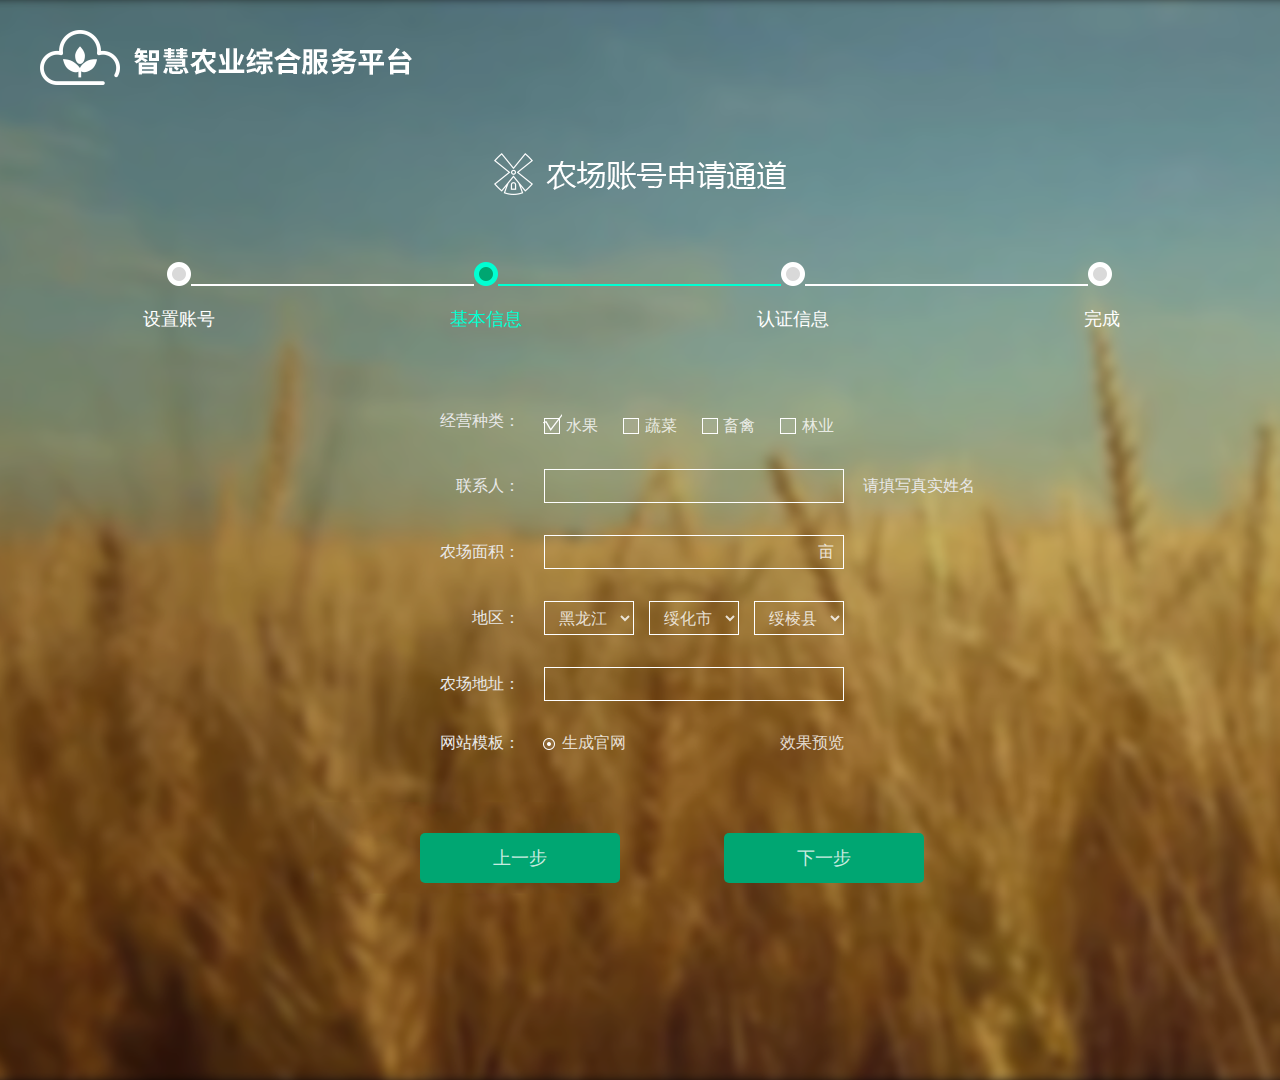
<file: jb.html>
<!DOCTYPE html>
<html>
<head lang="en">
    <meta charset="UTF-8">
    <title></title>
    <link rel="stylesheet" href="style/initialize.css"/>
    <link rel="stylesheet" href="style/zhuce.css"/>
    <script src="js/jquery-2.2.3.js"></script>
    <script src="js/zhuce.js"></script>
</head>
<body>
<div class="container">
    <div class="cont">
        <!-- logo start-->
        <img class="logo" src="images/logoz.png" width="372" height="55" alt=""/>
        <!-- bt sart-->
        <div class="bt">
            <img src="images/icon.png" width="292" height="42" alt=""/>
        </div>
        <!-- jd start-->
        <div class="jd clearFix">
            <div class="sz">
                <div class="ig">
                    <img src="images/weizhuce.png" width="24" height="24" alt=""/>
                    <img class="line" src="images/spacer_white.png" width="283" height="2" alt=""/>
                </div>
                <p class="">设置账号</p>
            </div>
            <div class="sz">
                <div class="ig">
                    <img src="images/zhuce.png" width="24" height="24" alt=""/>
                    <img class="line" src="images/spacer_green.png" width="283" height="2" alt=""/>
                </div>
                <p class="text">基本信息</p>
            </div>
            <div class="sz">
                <div class="ig">
                    <img src="images/weizhuce.png" width="24" height="24" alt=""/>
                    <img class="line" src="images/spacer_white.png" width="283" height="2" alt=""/>
                </div>
                <p class="">认证信息</p>
            </div>
            <div class="sz">
                <div class="ig">
                    <img src="images/weizhuce.png" width="24" height="24" alt=""/>
                </div>
                <p class="wc">完成</p>
            </div>
        </div>
        <div class="message">
            <form>
                <ul class="ma">
                    <li class="clearFix">
                        <span class="mt mtc">经营种类：</span>
                        <div class="mtc" >
                           <em class="duoxuan do sg">
                               <span class="dov">
                                   <i class="checkbox dw mr"></i>
                                   <i class="checkbox ck dw yc" style="opacity: 0"></i>
                               </span>
                               <span class="mtext">水果</span>
                           </em>
                            <em class="duoxuan do  vegetable">
                                <span class="dov">
                                   <i class="checkbox dw xz" style="opacity: 0"></i>
                                   <i class="checkbox ck dw wmr"></i>
                               </span>
                                <span class="mtext">蔬菜</span>
                            </em>
                            <em class="duoxuan do cq">
                                <span class="dov">
                                   <i class="checkbox dw cqn" style="opacity: 0"></i>
                                   <i class="checkbox ck dw wmrn"></i>
                               </span>
                                <span class="mtext">畜禽</span>
                            </em>
                            <em class="duoxuan do ly">
                                <span class="dov">
                                   <i class="checkbox dw lyn" style="opacity: 0"></i>
                                   <i class="checkbox ck dw wmrnl"></i>
                               </span>
                                <span class="mtext">林业</span>
                            </em>
                        </div>
                    </li>
                    <li>
                        <span class="mt">联系人：</span>
                        <input class="k" type="text"/>
                        <span class="mz">请填写真实姓名</span>
                    </li>
                    <li>
                        <span class="mt">农场面积：</span>
                        <input class="k" type="text"/>
                        <i class="mu">亩</i>
                    </li>
                    <li class="clearFix">
                        <span class="mt sl" style="line-height: 34px">地区：</span>
                       <div class="">
                           <select class="xl">
                               <option value="">黑龙江</option>
                               <option value="">上海</option>
                           </select>
                           <select class="xl">
                               <option value="">绥化市</option>
                               <option value="">上海</option>
                           </select>
                           <select class="xl">
                               <option value="">绥棱县</option>
                               <option value="">上海</option>
                           </select>
                       </div>
                    </li>
                    <li>
                        <span class="mt">农场地址：</span>
                        <input class="k" type="text"/>
                    </li>
                    <li class="clearFix">
                        <span class="mt mtc">网站模板：</span>
                        <div class="mtc" >
                            <em class="clearFix mk xs">
                                <span class="danxuan vb">
                                    <i class="checkbox dx scgw p hide"></i>
                                    <i class="checkbox dx wxz p show"></i>
                                </span>
                                <span class="mtext">生成官网</span>
                            </em>
                            <em class="xg clearFix mk">
                                <span class="danxuan vd">
                                    <i class="checkbox dx scgw p sc"></i>
                                    <!--<i class="checkbox dx wxz p yl"></i>-->
                                </span>
                                <span class="mtext">效果预览</span>
                            </em>
                        </div>
                    </li>
                    <a href="zhuce.html"><input class="btn b l" type="button" value="上一步"/></a>
                    <a href="rz.html"><input class="btn b r" type="button" value="下一步"/></a>
                </ul>
            </form>
        </div>
    </div>
</div>
</body>
</html>
</file>
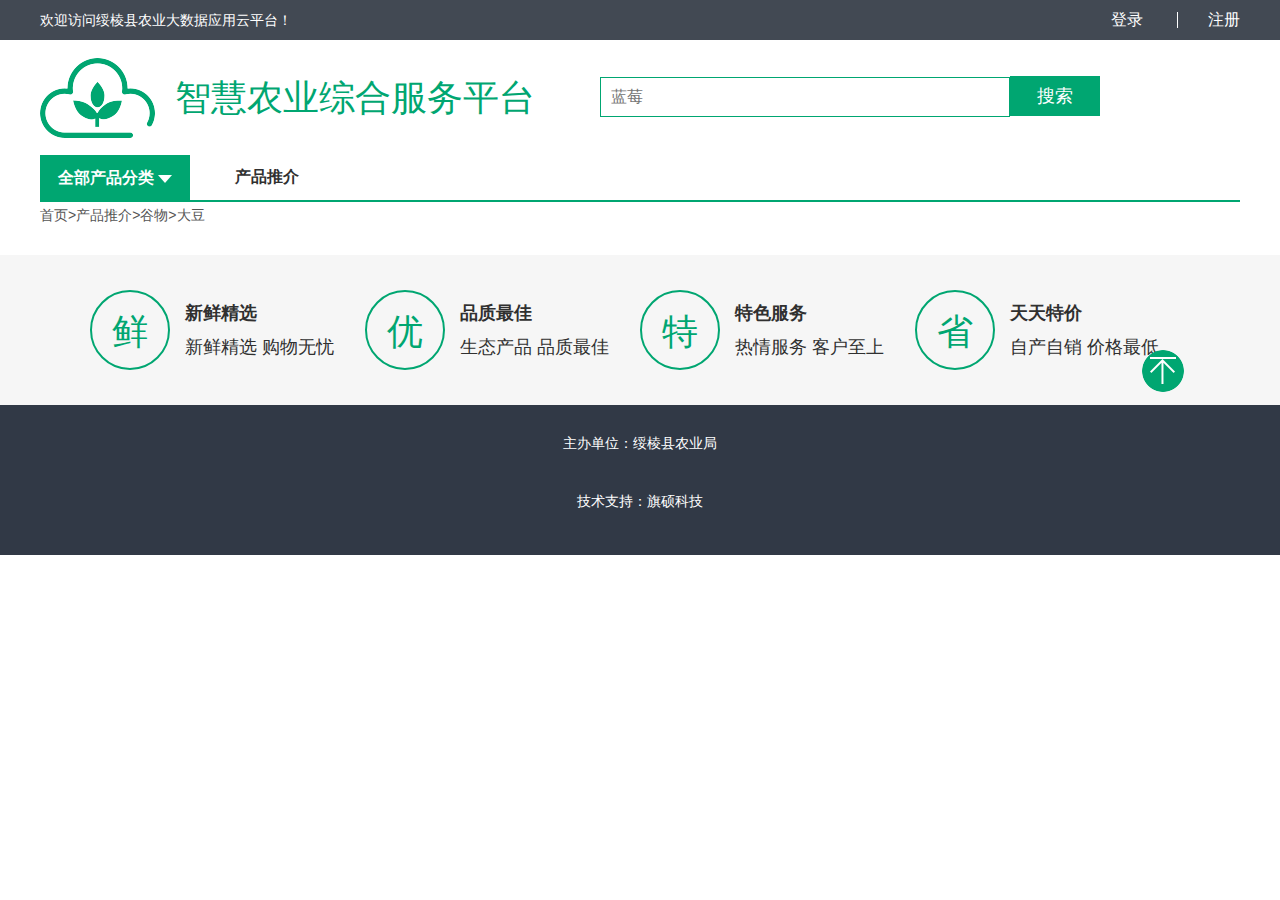
<file: product.html>
<!DOCTYPE html>
<html>
<head lang="en">
    <meta charset="UTF-8">
    <title></title>
    <link rel="stylesheet" href="style/dianshang.css"/>
    <link rel="stylesheet" href="style/initialize.css"/>
    <link rel="stylesheet" href="style/backTop.css"/>
    <script src="js/jquery-2.2.3.js"></script>
    <script src="js/dianshang.js"></script>
    <script src="js/backTop.js"></script>
    <script src="js/pro.js"></script>
</head>
<body>
  <div class="container">
      <div class="head">
          <div class="header">
              <div class="header-in clearFix">
                  <p>欢迎访问绥棱县农业大数据应用云平台！</p>
                  <div class="r">
                      <a href="#">登录</a>
                      <span class="hl"></span>
                      <a href="zhuce.html">注册</a>
                  </div>
              </div>
          </div>
          <div class="search">
              <div class="search_in clearFix">
                  <div class="logo">
                      <img src="images/logo.PNG" alt="图片未显示" title="这是logo"/>
                  </div>
                  <p class="pingtai">智慧农业综合服务平台</p>
                  <div class="search_kuang">
                      <input type="search" placeholder="蓝莓" class="one"/>
                      <input type="submit" value="搜索" class="two"/>
                  </div>
              </div>
          </div>
          <div class="banner_po">
              <div class="category pro_ca clearFix">
                  <div class="category_left">
                      <div class="category_title">
                          全部产品分类
                          <i class="xiala"></i>
                      </div>

                      <ul class="list">
                          <li class="product bg">
                              <i class="fruit"></i>
                              <span>果品</span>
                          </li>
                          <li class="product">
                              <i class="vegetable"></i>
                              <span>蔬菜</span>
                          </li>
                          <li class="product">
                              <i class="corn"></i>
                              <span>谷物</span>
                          </li>
                          <li class="product">
                              <i class="eggs"></i>
                              <span>禽蛋</span>
                          </li>
                          <li class="product">
                              <i class="other"></i>
                              <span>其他</span>
                          </li>
                      </ul>
                  </div>
                  <div class="category_right pro_top clearFix">
                      <!--<a href="#"></a>-->
                      <!--<a href="#"></a>-->
                      <!--<a href="#"></a>-->
                      <!--<a href="#"></a>-->
                      <!--<a href="#"></a>-->
                      <!--<a href="#"></a>-->
                  </div>
                  <p class="pro_gt">产品推介</p>
              </div>

          </div>
      </div>

      <div class="pro_content">
          <a href="#" class="pro_details">首页>产品推介>谷物>大豆</a>

          <div class="content_list_4">
              <div class="content_list_1">
                  <ul class="ul2 clearFix"></ul>
              </div>
          </div>

      </div>

      <div class="content_list_5">
          <div class="xyts">
              <div class="xian clearFix">
                  <div class="xian_in clearFix">
                      <div class="xian_lt">鲜</div>
                      <div class="xian_gt">
                          <h3 class="xian_t">新鲜精选</h3>
                          <p class="xian_p">新鲜精选&nbsp;购物无忧</p>
                      </div>
                  </div>
                  <div class="xian_in clearFix">
                      <div class="xian_lt">优</div>
                      <div class="xian_gt">
                          <h3 class="xian_t">品质最佳</h3>
                          <p class="xian_p">生态产品&nbsp;品质最佳</p>
                      </div>
                  </div>
                  <div class="xian_in clearFix">
                      <div class="xian_lt">特</div>
                      <div class="xian_gt">
                          <h3 class="xian_t">特色服务</h3>
                          <p class="xian_p">热情服务&nbsp;客户至上</p>
                      </div>
                  </div>
                  <div class="xian_in clearFix">
                      <div class="xian_lt">省</div>
                      <div class="xian_gt">
                          <h3 class="xian_t">天天特价</h3>
                          <p class="xian_p">自产自销&nbsp;价格最低</p>
                      </div>
                  </div>
              </div>
          </div>
      </div>
      <a class="zy" id="backtop" href="javascript:;" style="display: block; width: 100px;height: 100px;position:fixed;">

      </a>

      <div class="footer">
          <p class="fp">主办单位：绥棱县农业局</p>
          <p>技术支持：旗硕科技</p>
      </div>
  </div>
</body>
</html>
<script>
    $(function () {
        var lh = $(document.documentElement.clientHeight) || $(document.body.clientHeight);
        var lw = $(document.documentElement.clientWidth) || $(document.body.clientWidth);
        console.log(lw)

//  console.log(l)
    })
</script>
</file>
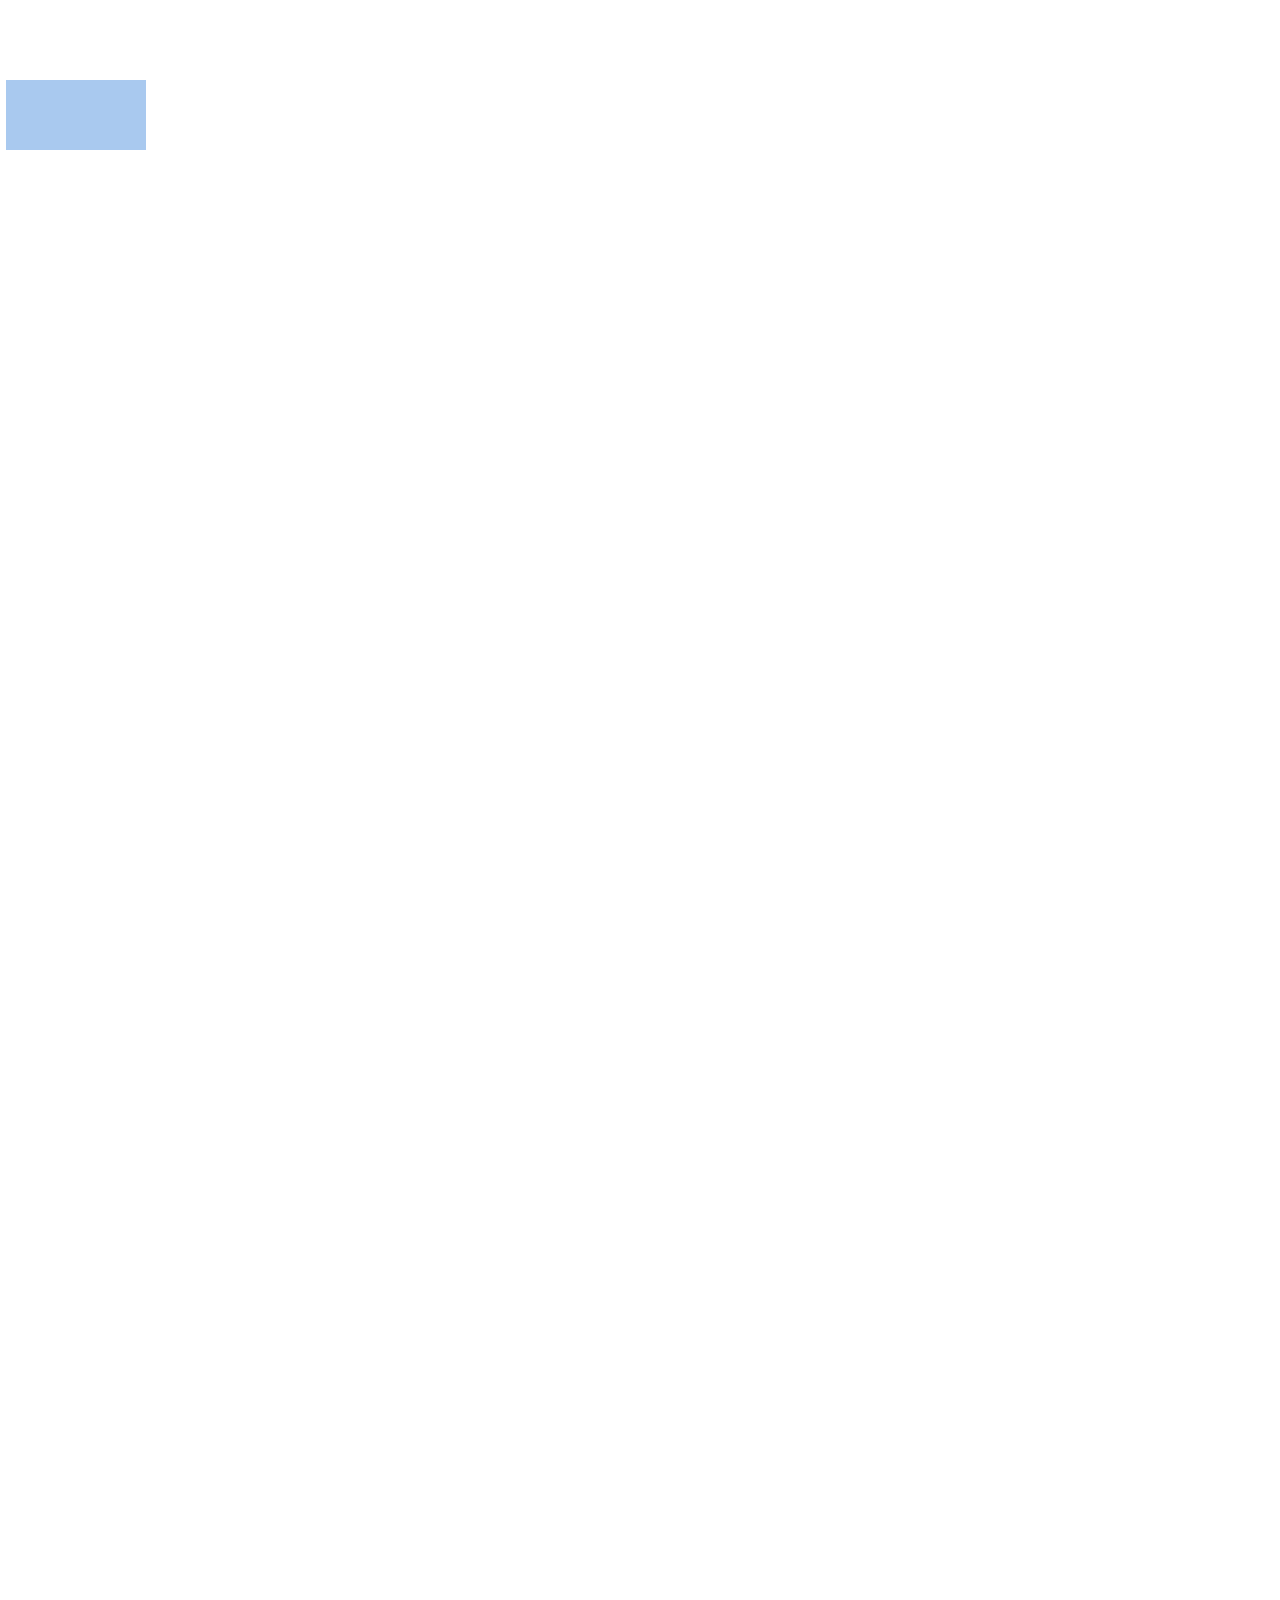
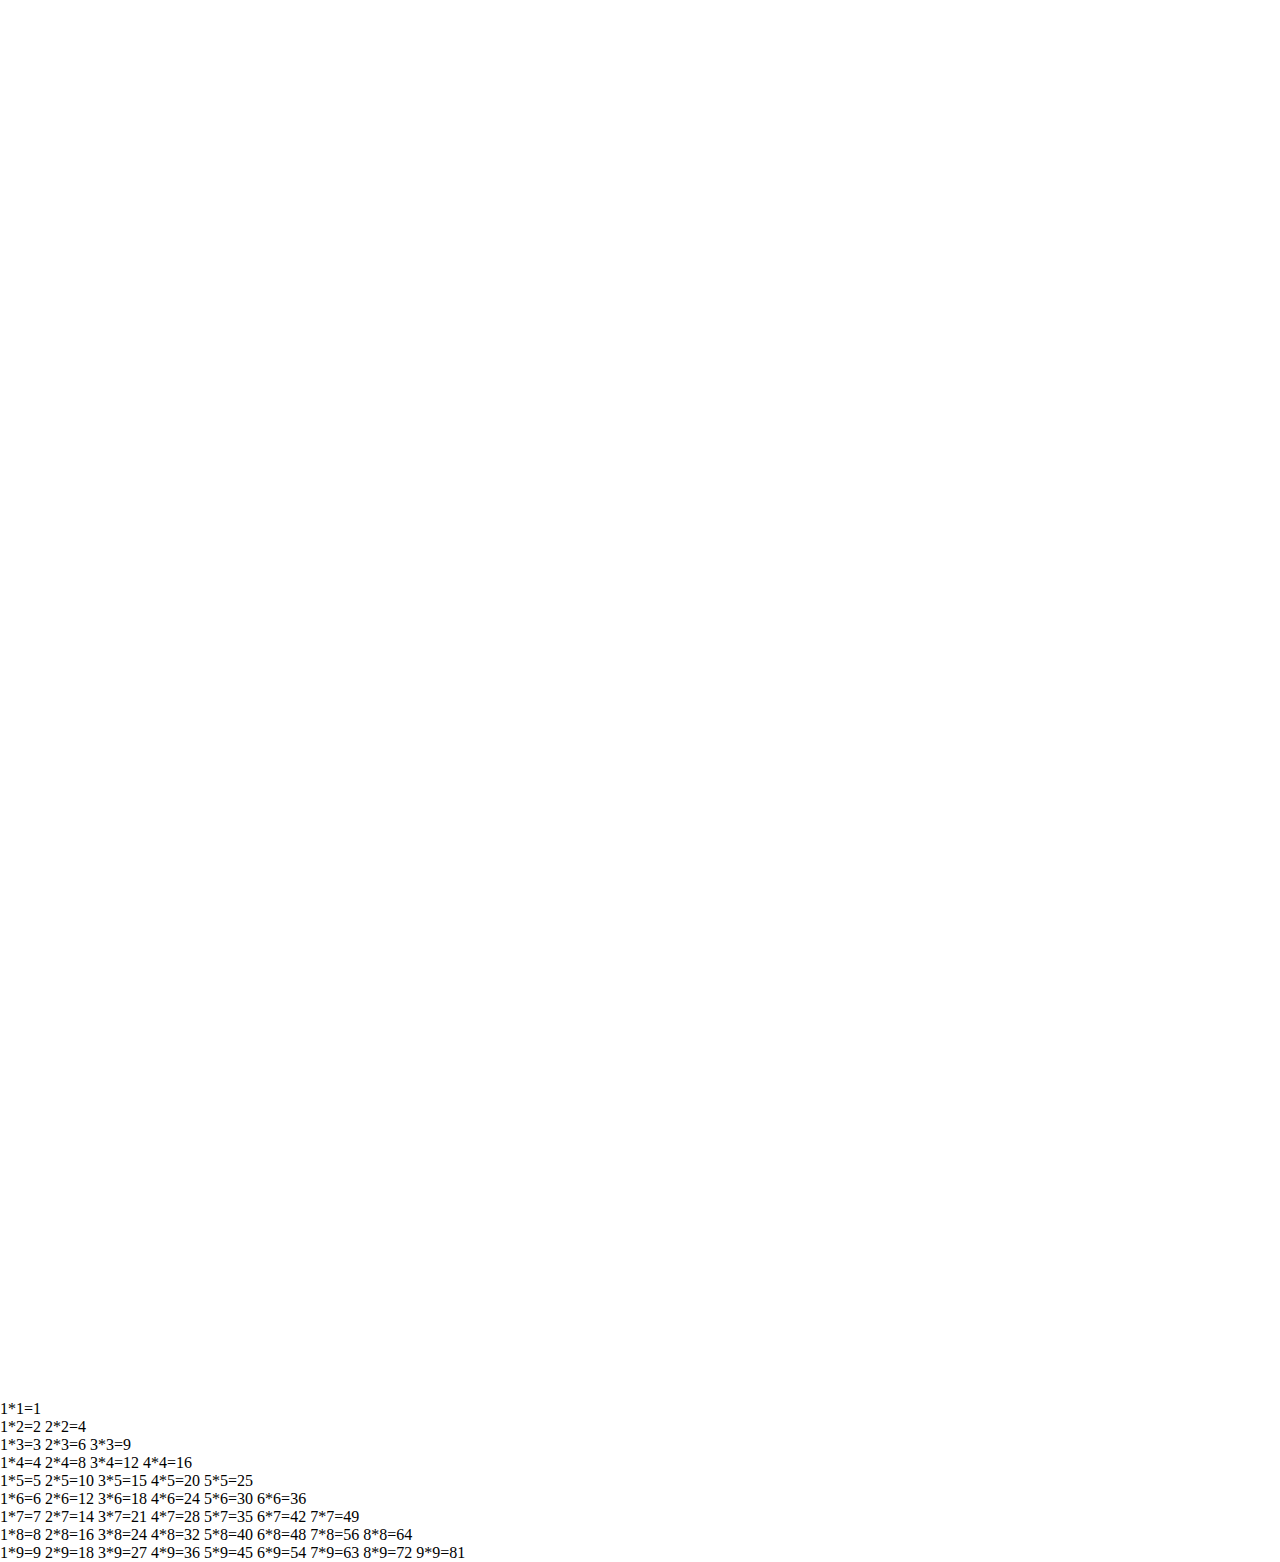
<file: text.html>
<!DOCTYPE html>
<html>
<head lang="en">
    <meta charset="UTF-8">
    <title></title>
    <script src="js/jquery-2.2.3.js"></script>
    <style>
        *{
            margin: 0;
            padding: 0;
        }
        .a{
            width: 100px;
            height: 3000px;
            /*background-color: #F36E21;*/
        }
    </style>
</head>
<body>
<div id="oLayer" style="position: absolute; left: 0; top:80px; z-index: 2; background: #a9c9ef; margin-left:6px;
            width: 140px; height: 70px">

</div>
<div class="a"></div>
<script>
    for(var i=1;i<=9;i++){
        for(var j=1;j<=i;j++){
            document.write(j+"*"+i+"="+i*j+" ");
        }
        document.write("<br/>");
    }

</script>

<script>
    $(window).scroll(function() {
        var init_pos = $('#oLayer').offset().top;
        $('#oLayer').css("top", $(window).scrollTop()+80)
    });


</script>
</body>
</html>
</file>
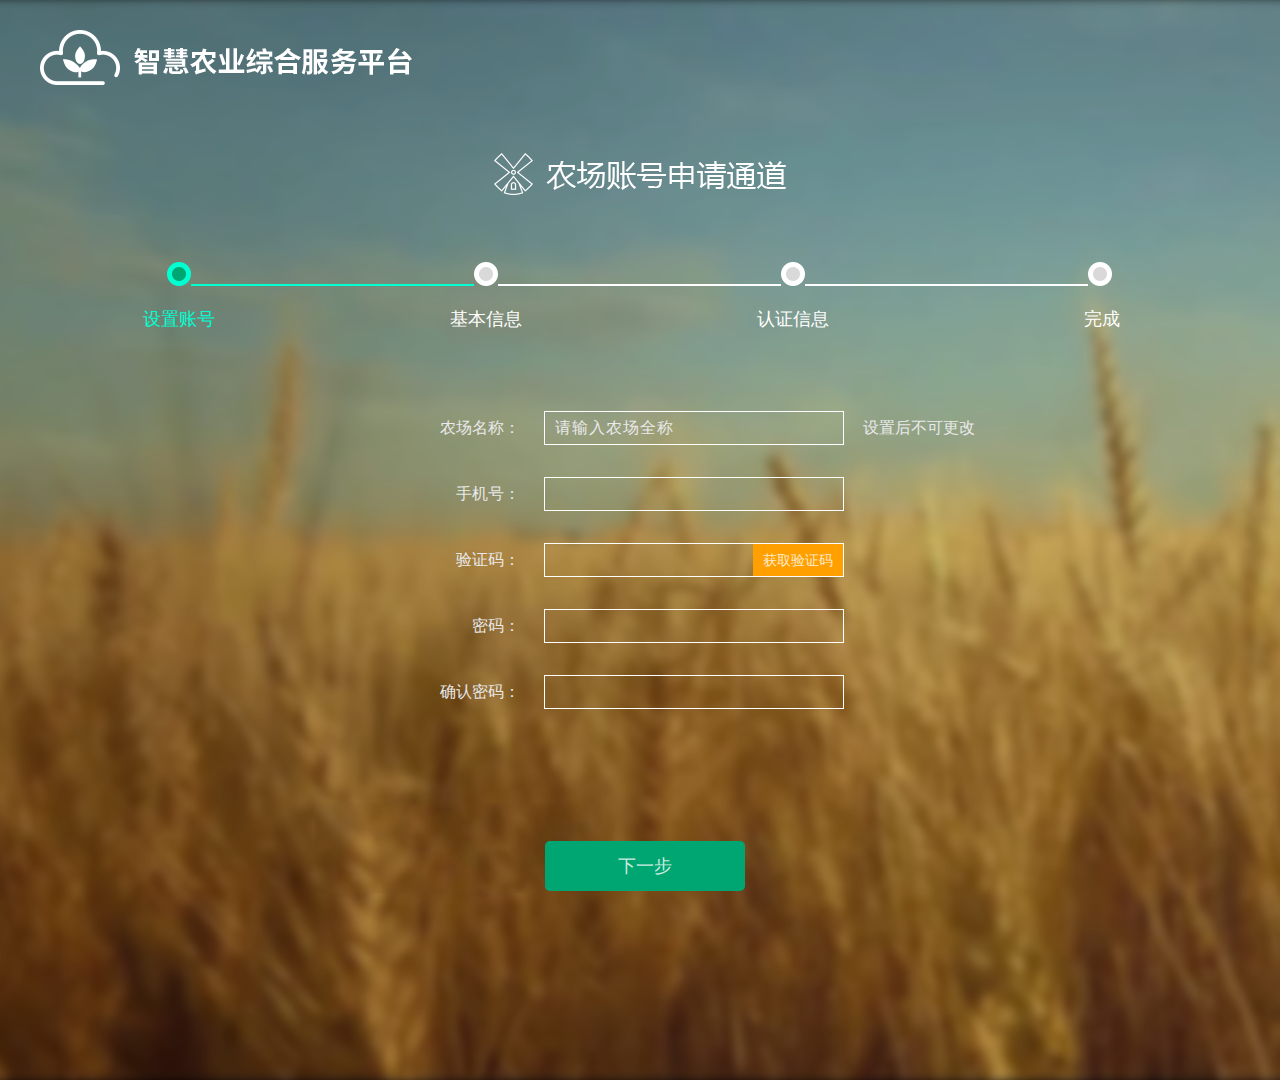
<file: zhuce.html>
<!DOCTYPE html>
<html>
<head lang="en">
    <meta charset="UTF-8">
    <title></title>
    <link rel="stylesheet" href="style/initialize.css"/>
    <link rel="stylesheet" href="style/zhuce.css"/>
    <script src="js/jquery-2.2.3.js"></script>
    <script src="js/zhuce.js"></script>
</head>
<body>
<div class="container">
    <div class="cont">
        <!-- logo start-->
        <img class="logo" src="images/logoz.png" width="372" height="55" alt=""/>
        <!-- bt sart-->
        <div class="bt">
            <img src="images/icon.png" width="292" height="42" alt=""/>
        </div>
        <!-- jd start-->
        <div class="jd clearFix">
            <div class="sz">
                <div class="ig">
                    <img src="images/zhuce.png" width="24" height="24" alt=""/>
                    <img class="line" src="images/spacer_green.png" width="283" height="2" alt=""/>
                </div>
                <p class="text">设置账号</p>
            </div>
            <div class="sz">
                <div class="ig">
                    <img src="images/weizhuce.png" width="24" height="24" alt=""/>
                    <img class="line" src="images/spacer_white.png" width="283" height="2" alt=""/>
                </div>
                <p class="">基本信息</p>
            </div>
            <div class="sz">
                <div class="ig">
                    <img src="images/weizhuce.png" width="24" height="24" alt=""/>
                    <img class="line" src="images/spacer_white.png" width="283" height="2" alt=""/>
                </div>
                <p class="">认证信息</p>
            </div>
            <div class="sz">
                <div class="ig">
                    <img src="images/weizhuce.png" width="24" height="24" alt=""/>
                </div>
                <p class="wc">完成</p>
            </div>
        </div>
        <div class="message">
            <form>
                <ul class="ma">
                    <li>
                        <span class="mt">农场名称：</span>
                        <input class="k" id="nc" type="text" placeholder="请输入农场全称"/>
                        <span class="mz ncmc">设置后不可更改</span>
                    </li>
                    <li>
                        <span class="mt">手机号：</span>
                        <input class="k" type="text" id="phone"/>
                        <span class="mz phone-text"></span>
                    </li>
                    <li>
                        <span class="mt">验证码：</span>
                        <input class="k" id="yzm" type="text"/>
                        <input type="button" class="hq" value="获取验证码" onclick="settime(this)"/>
                        <span class="mz yzm-text"></span>
                    </li>
                    <li>
                        <span class="mt">密码：</span>
                        <input class="k" id="password" type="password"/>
                        <span class="mz pass-text"></span>
                    </li>
                    <li>
                        <span class="mt">确认密码：</span>
                        <input class="k" id="qrpassword" type="password"/>
                        <span class="mz qrpass-text"></span>
                    </li>
                    <a href="jb.html"><input class="btn" id="btn" type="button" value="下一步"/></a>
                </ul>
            </form>
        </div>
    </div>
</div>
<script type="text/javascript">
    var countdown = 60;
    function settime(obj) {
        if (countdown == 0) {
            obj.removeAttribute("disabled");
            obj.value="免费获取验证码";
            countdown = 60;
            return;
        } else {
            obj.setAttribute("disabled", true);
//            obj.value = "重新发送(" + countdown + ")";
            obj.value = countdown + "S";
            countdown--;
        }
        setTimeout(function() {
                    settime(obj) }
                ,1000)
    }
</script>
</body>
</html>
</file>
<file: style/initialize.css>
body,div,dl,dt,dd,ul,ol,li,h1,h2,h3,h4,h5,h6,pre,code,form,fieldset,legend,input,button,textarea,p,blockquote,th,td { margin:0; padding:0;  }
body { background:#fff; color:#303030; font-size: 14px; font-family: 'Microsoft Yahei',Tahoma,Helvetica,Arial,sans-serif }
h1, h2, h3, h4, h5, h6,i { font-weight:normal; font-size:100%; }
i{
    font-style: normal;
}
a { color:#555; text-decoration:none; }
img { border:0; }
em,var{
    font-style: normal;
}

ol,ul,li { list-style:none; }
input, textarea, select, button { font:14px Verdana,Helvetica,Arial,sans-serif; }
table { border-collapse:collapse; }
.clearFix:after{content:""; display: block; clear: both}
input{
    outline: none;
    border: none;
}
</file>
<file: style/zhuce.css>
.container{
    background: url("../images/register_bg.png") no-repeat;
    width: 100%;
    height: 1080px;
    /*background-size: 100%;*/
    min-width: 800px;
    position: relative;
}
.cont{
    width: 1200px;
    margin: 0 auto;
}
/******************************************logo start*******************************************/
.logo{
    margin-top: 30px;
}
/******************************************logo end*******************************************/
/******************************************bt end*******************************************/

.bt{
    width: 292px;
    margin: 65px auto 67px;
    height: 42px;
}
/******************************************bt end*******************************************/

/******************************************jd start*******************************************/

.jd{
    width: 1073px;
    padding-left: 127px;
}
.jd .sz{
    float: left;
}
.jd .sz .line{
    margin-left:-4px;
}
.jd .sz p{
    color: rgba(255,255,255,9);
    font-size: 18px;
    margin-left: -24px;
    margin-top: 18px;
}
.jd .sz p.text{
    color: #01ffd2;
}

.jd .sz p.wc{
    margin-left: -4px;
}
/******************************************jd end*******************************************/
/******************************************massage start*******************************************/
.massage{
    box-sizing: border-box;
}
.ma{
    margin-left: 400px;
    margin-top: 80px;
    width: 1200px;
}
.ma li{
    margin-bottom: 32px;

}
/*.do{*/

/*}*/
.do .dov{
    display: inline-block;
    width: 19px;
    height: 20px;
    position: relative;

}
.ck{
    margin-top: 4px;
    margin-left: 1px;
}
.do .dov .dw{
    position: absolute;
    top: 3px;
}
.mt{
    display: inline-block;
    color: #e9e9e9;
    width: 80px;
    text-align: right;
    font-size: 16px;
}
.mz{
    color: #e9e9e9;
    margin-left: 15px;
    font-size: 16px;
}
.k{
    margin-left: 20px;
    width: 288px;
    height: 32px;
    padding-left: 10px;
    border: 1px solid #fff;
    outline: none;
    background: transparent;
}
::-webkit-input-placeholder{
    color: #e9e9e9;
    font-family: 'Microsoft Yahei', Tahoma, Helvetica, Arial, sans-serif;
    letter-spacing: 1px;
    font-size: 16px;
}
.hq{
    display: inline-block;
    text-align: center;
    width: 90px;
    height: 32px;
    color: rgba(255,255,255,.8);
    border: none;
    outline:none;
    line-height: 32px;
    background-color: #ff9f00;
    margin-left: -95px;
    font-size: 14px;
    font-family: 'Microsoft Yahei', Tahoma, Helvetica, Arial, sans-serif;
}
.btn{
    border: none;
    width: 200px;
    height: 50px;
    outline: none;
    line-height: 50px;
    text-align: center;
    color: rgba(255,255,255,.8);
    border-radius: 5px;
    background-color: #00a672;
    font-size: 18px;
    font-family: 'Microsoft Yahei', Tahoma, Helvetica, Arial, sans-serif;
    margin-left: 105px;
    margin-top: 100px;
    cursor: pointer;
}

.mu{
    color: rgba(255,255,255,.8);
    font-size: 16px;
    margin-left: -30px;
}
.mtc{
    float: left;
    margin-right: 23px;
}
.xg{
    margin-left: 135px;
    /*float: left;*/
}
.scgw{
    opacity: 1;
}
.checkbox{
    width: 19px;
    height: 20px;
    display: inline-block;
    vertical-align: top;
    background:url("../images/fuxuanhou.png")no-repeat;
    margin-right: 2px;
}
.duoxuan{
    margin-right: 20px;
}
.wzmb{
    /*height: 21px;*/
    /*line-height: 21px;*/

}
.danxuan{
    width: 19px;
    height: 20px;
    display: block;
    float: left;
    margin-top: 5px;
    position: relative;
}
.show{
    opacity: 0;
}
.mtc .ck{

    background:url("../images/fuxuan.png")no-repeat;
    vertical-align: middle;
}
.mk{
    float: left;
}

.p{
    position: absolute;
    top: 3px;

}
.mtc .wxz{
    background:url("../images/wxz.png")no-repeat;
    vertical-align: middle;
}

.mtext{
    font-size: 16px;
    color: rgba(255,255,255,.8);
}
/******************************************jb start*******************************************/
.xl{
    border: 1px solid #fff;
    height: 34px;
    background-color: transparent;
    margin-right: 11px;
    outline: none;
    width: 90px;
    font-size: 16px;
    font-family: 'Microsoft Yahei', Tahoma, Helvetica, Arial, sans-serif;
    color: rgba(255,255,255,.8);;
    text-align: center;

}

.xl option{
    background-color: rgba(0,0,0,.1);
    color: #333;
}

.sl{
    float: left;
    margin-right: 24px;
    font-size: 16px;

}
.dx{
    width: 12px;
    height: 12px;
    background:url("../images/danxuanhou.png")no-repeat;
    vertical-align: middle;
    margin-top: -3px;
}

.b{
    margin-top: 43px;
    margin-left: 0;
}
.sc{
    opacity: 0;
}
.l{
    margin-left: -20px;
}
.r{
    margin-left: 100px;
}

/******************************************jb end*******************************************/
/******************************************rz start*******************************************/
.rz{
    margin-left: 170px;
    color: rgba(255,255,255,.8);
    margin-top: 45px;
}
.rz img{
    margin-left: 57px;
    margin-right: 75px;
}
.rt{
    line-height: 100px;
}
.g{
    width: 150px;
    margin-left: -72px;
    /*position: relative;*/
}
.input{
    margin-left: 305px;
    width: 1200px;
}

.ma ul{
    width: 320px;
    float: left;
}
.ma ul li{
    position: relative;

    height: 100px;
    line-height: 100px;
}
.sm{
    line-height: 30px;
}
.sx{
    float: left;
}
.st{
    height: 100px;
    margin-bottom: 30px;
}
.bz{
    float: left;
}
.po{
    left: 139px;
    top: -145px;
}
.file {
    position: relative;
    display: inline-block;
    background:rgba(0,0,0,.5);
    width: 100px;
    height: 100px;
    text-align: center;
    overflow: hidden;
    color: #fff;
    line-height: 100px;
    opacity: 0;
    transition: all 2s ease;

}

.file input {
    position: absolute;
    font-size: 100px;
    top: 0;
    left: 0;
    opacity: 0;
    width: 98px;
    height: 98px;
}
.rz .preview{
    margin-left: 0;
}
/******************************************rz end*******************************************/

.tjcg{
    width: 200px;
    height: 100px;
    background-color: rgba(0,0,0,.6);
    text-align: center;
    line-height: 100px;
    border-radius: 8px;
    color: rgba(255,255,255,.9);
    font-size: 30px;
    position: fixed;
    top: 50%;
    left: 50%;
    transform:translate(-50%,-50%);
    display: none;
}
/******************************************massage end*******************************************/
</file>
<file: style/dianshang.css>
/*
  电商头部开始
*/
.container{
    width: 100%;
    max-width: 1920px;
}

.header{
    height: 40px;
    line-height: 40px;
    width: 100%;
    background: #424953;
}

.header .header-in{
    width: 1200px;
    color: #fff;
    margin: 0 auto;
}

.header .header-in p{
    float: left;
}

.header .header-in .r{
    float: right;
}
.header .header-in .r .hl{
    height: 20px;
    margin: 0 30px;
    border-right: 1px solid #fff;
}
.header .header-in .r a{
    color: #fff;
    font-size: 16px;
}
.search{
    width: 100%;
    height:115px;
    line-height: 115px;
}
 .search .search_in{
    width: 1200px;
    margin: 0 auto;
}
 .search_in .logo,.pingtai,.search_kuang{
    float: left;
}
.search .search_in .logo img{
    vertical-align: middle;
}
 .search .search_in .pingtai{
    font-size: 36px;
    color: #00a671;
    margin:0 65px 0 20px;
}
 .search_in .search_kuang .one{
    width: 410px;
    height: 40px;
    border: 1px solid #00a671;
}
input[placeholder]{
    padding-left: 10px;
    font-size: 16px;
}
 .search_in .search_kuang .two{
    width: 90px;
    height: 40px;
    background-color:  #00a671;
    color: white;
    font-size: 18px;
    margin-left: -4px;
}
.banner{
    position: relative;
}
.banner img{
    width: 100%;

}
.banner .category{
    position: absolute;
    left:75px;
    top: 0;
}
.category_left{
    width: 150px;
    float: left;
    position: relative;
    z-index: 9999;
}
.category_left .category_title{
    font-size: 16px;
    font-weight: bold;
    color: white;
    height: 45px;
    background-color: #00a671;
    text-align: center;
    line-height: 45px;
    cursor: pointer;
}
.category_left .xiala{
    background: url("../images/sanjiao.png") no-repeat 0 0;
    width: 14px;
    height: 8px;
    display: inline-block;
}
.category_left .list{
    box-sizing: border-box;
    background-color: rgba(242,240,236,0.7);
    display: none;
    position: absolute;
    top:46px;
    left: 0;
    overflow: auto;
}
.category_left .list li.product{
    width: 150px;
    cursor: pointer;
    height: 45px;
    line-height: 45px;
    font-size: 16px;
    white-space: nowrap;
    text-overflow: ellipsis;
    overflow: hidden;
}
.category_left .list li.product a{
    display: block;
}
.category_left .list li.bg{
    background-color: #fff;
    color: #00a671;
    border-top: 1px solid gray;
    border-bottom: 1px solid  gray;
    border-left: 1px solid  gray;
}
.category_left .list li.product i{
    background: url("../images/ico.png") no-repeat;
    display: inline-block;
    vertical-align: middle;
    margin:0 25px 0 27px ;
    width: 16px;
    height: 19px;
}
.category_left .list li.product .fruit{
    background-position: 0 0;
}
.category_left .list li.product .vegetable{
    background-position: -35px 0;
}
.category_left .list li.product .corn{
    background-position: -70px 0;
}
.category_left .list li.product .eggs{
    background-position: -107px 0;
}
.category_left .list li.product .other{
    background-position: -145px 0;
}
.category_right{
    position: absolute;
    z-index: 9999;
    left:150px;
    top:0;
    border: 1px solid gray;
    width: 198px;
    height: 271px;
    float: left;
    background-color: rgba(242,240,236,0.8);
    display: none;
}
.category_right .show{
    display:block;
    float: left;
    width: 33.3%;
   text-align: center;
    margin-top: 25px;
}


/*
  电商头部结束
*/


/*
  电商内容开始
*/
.content{
    width: 100%;
}
.content .content_in{
    width: 100%;

}
.content_list_1 ul{
    width: 1200px;
    margin: 10px auto 10px;
}
.content_list_1 ul li{
    /*height: 200px;*/
    float: left;
}
.content_list_1 ul li.ct3{
    padding:0 20px;
}
.content_list_1 ul li.ct1{
     padding:0 50px;
    margin-bottom: 15px;
 }
.content_list_1 ul li.ct{
    padding-right: 50px;
}
.content_list_2{
    width: 100%;
    max-width: 1920px;
}
.content_list_3{
    width: 1200px;
    margin: 0 auto;
}
.guopin{
    height: 30px;
    line-height: 30px;
    border-bottom:2px solid #00a671 ;
    font-size: 16px;
    position: relative;
    margin: 20px 0;
}
.guopin:before{
    content: "";
    width: 5px;
    height: 25px;
    background-color: #00a671;
    position: absolute;
    top: 0;
    left: 0;
}
.guopin_left{
    float: left;
    margin-left: 24px;
}
.guopin_right{
    float: right;
}
.product_name{
    font-size: 16px;
    margin: 10px 0;
}
.product_price{
    font-size: 18px;
    color: #00a671;
}
.content_list_5{
    width: 100%;
    height: 150px;
    /*line-height: 150px;*/
    background-color:#f6f6f6 ;
    margin-top: 30px;
}
.content_list_5 .xyts{
    width: 1200px;
    height: 150px;
    margin: 0 auto;
}
.xian{
    width: 1200px;
    box-sizing: border-box;
    height: 150px;
    padding: 0 50px;
}
.xian_in{
    height: 150px;
    width: 25%;
    float: left;
}
.xian_lt{
    margin-top: 35px;
    box-sizing: border-box;
    width: 80px;
    height: 80px;
    float: left;
    font-size: 36px;
    color: #00a671;
    text-align: center;
    line-height: 80px;
    border: 2px solid #00a671;
    border-radius: 50%;
}
.xian_gt{
    float: left;
    margin: 46px 0 0 15px;
    font-size: 18px;
}
.xian_gt .xian_t{
    font-weight: bold;
}
.xian_gt .xian_p{
    margin-top: 10px;
}
/*
  电商内容结束
*/

/*
电商footer开始
*/
.footer{
    width: 100%;
    height: 150px;
    text-align: center;
    color: #fff;
    font-size: 14px;
    background-color: #313946;
}
.footer .fp{
    padding-top: 30px;
    margin-bottom: 40px;
}
/*
电商footer结束
*/

/*
  backtop
*/

.zy{
    position: fixed;
    z-index: 1000;
    right: 3%;
    bottom: 26%;
    display: none;
    height:42px;
    width:42px;
}




/*
产品推荐开始
*/
.pro_content{
    width: 1200px;
    margin: 0 auto;
}
.pro_details{
    margin-top: 5px;
    display: block;
}
.pro_ca{
    width: 1200px;
    margin: 0 auto;
    height: 45px;
    border-bottom: 2px solid #00a671;
    position: relative;
}
.pro_gt{
    margin:12px 0 0 45px;
    font-size: 16px;
    font-weight: bold;
    float: left;
}
.bj{
    color: #00a671;
}


/*
产品推荐结束
*/
</file>
<file: style/backTop.css>
.zy{
    position: fixed;
    z-index: 1000;
    right: 3%;
    bottom: 50%;
    display: none;
    background: url("../images/lvse.png") no-repeat 0 0;
    width: 42px;
    height: 42px;
}
</file>
